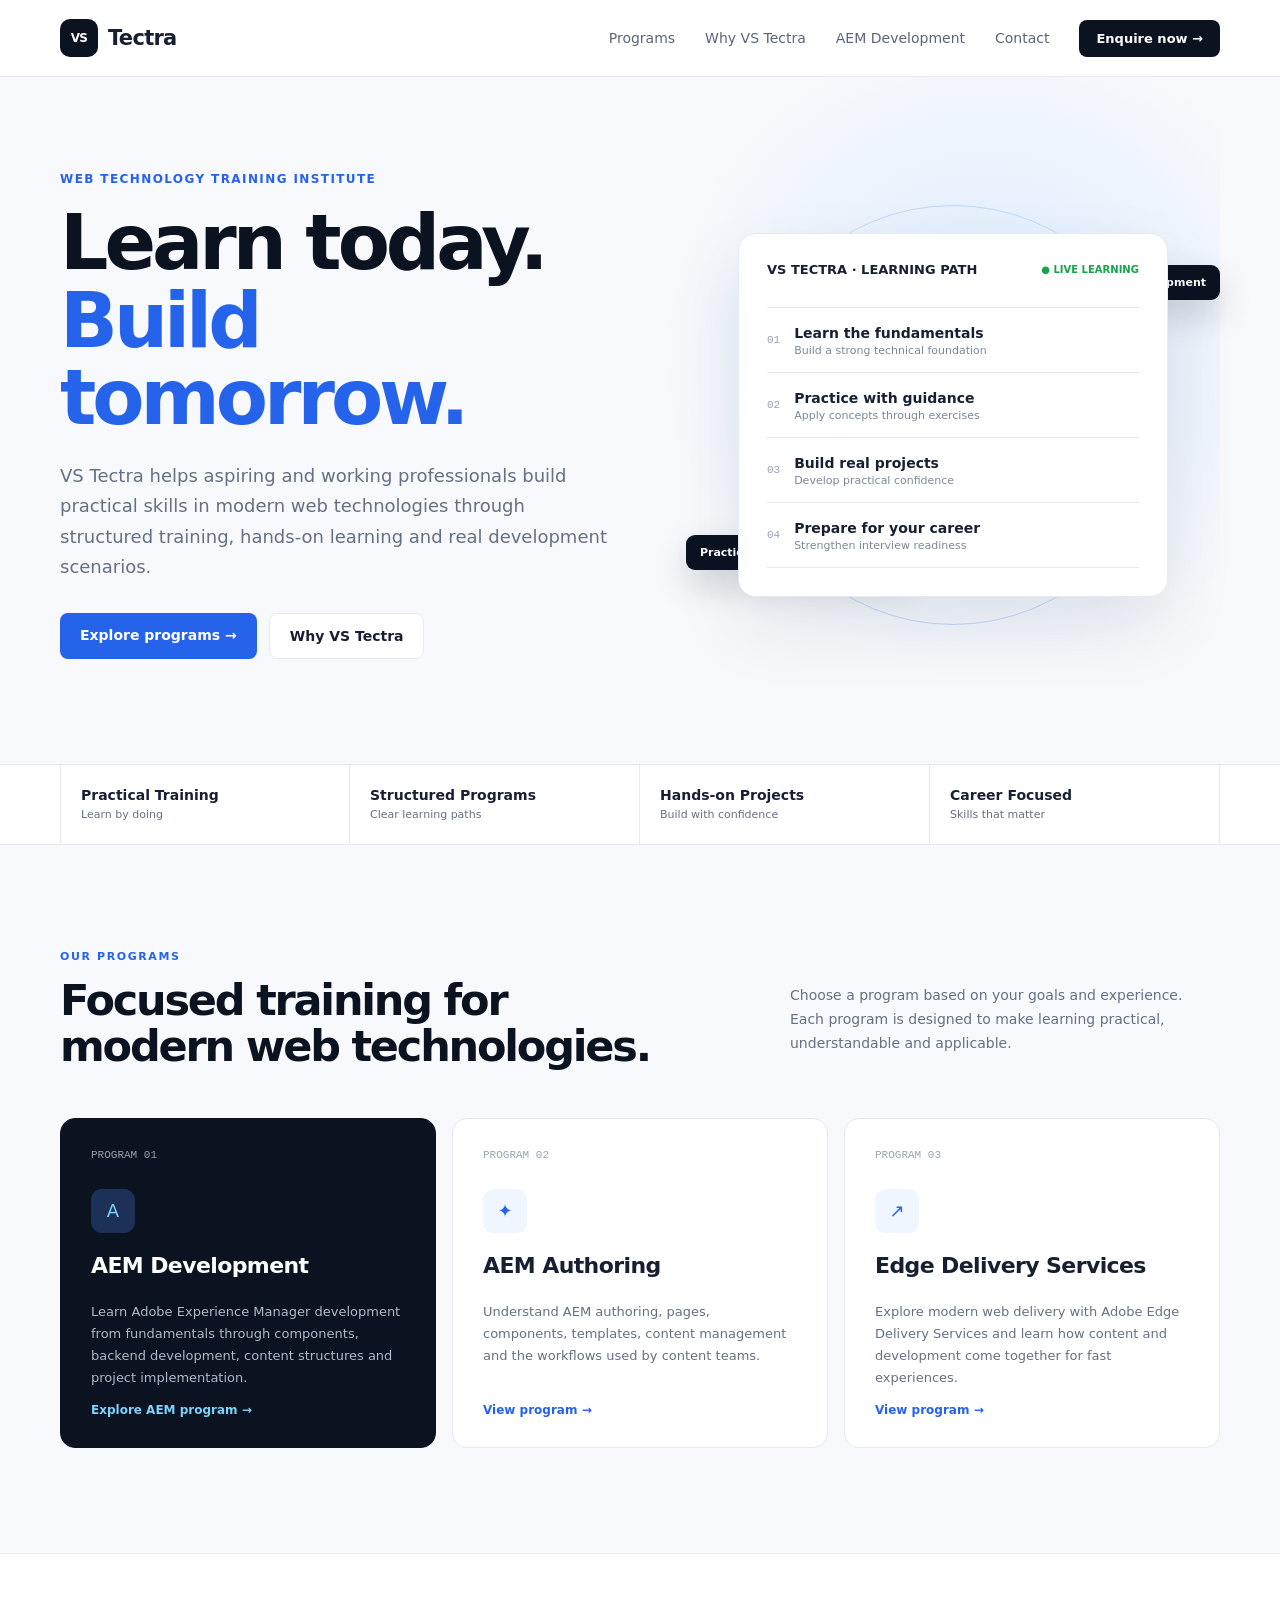
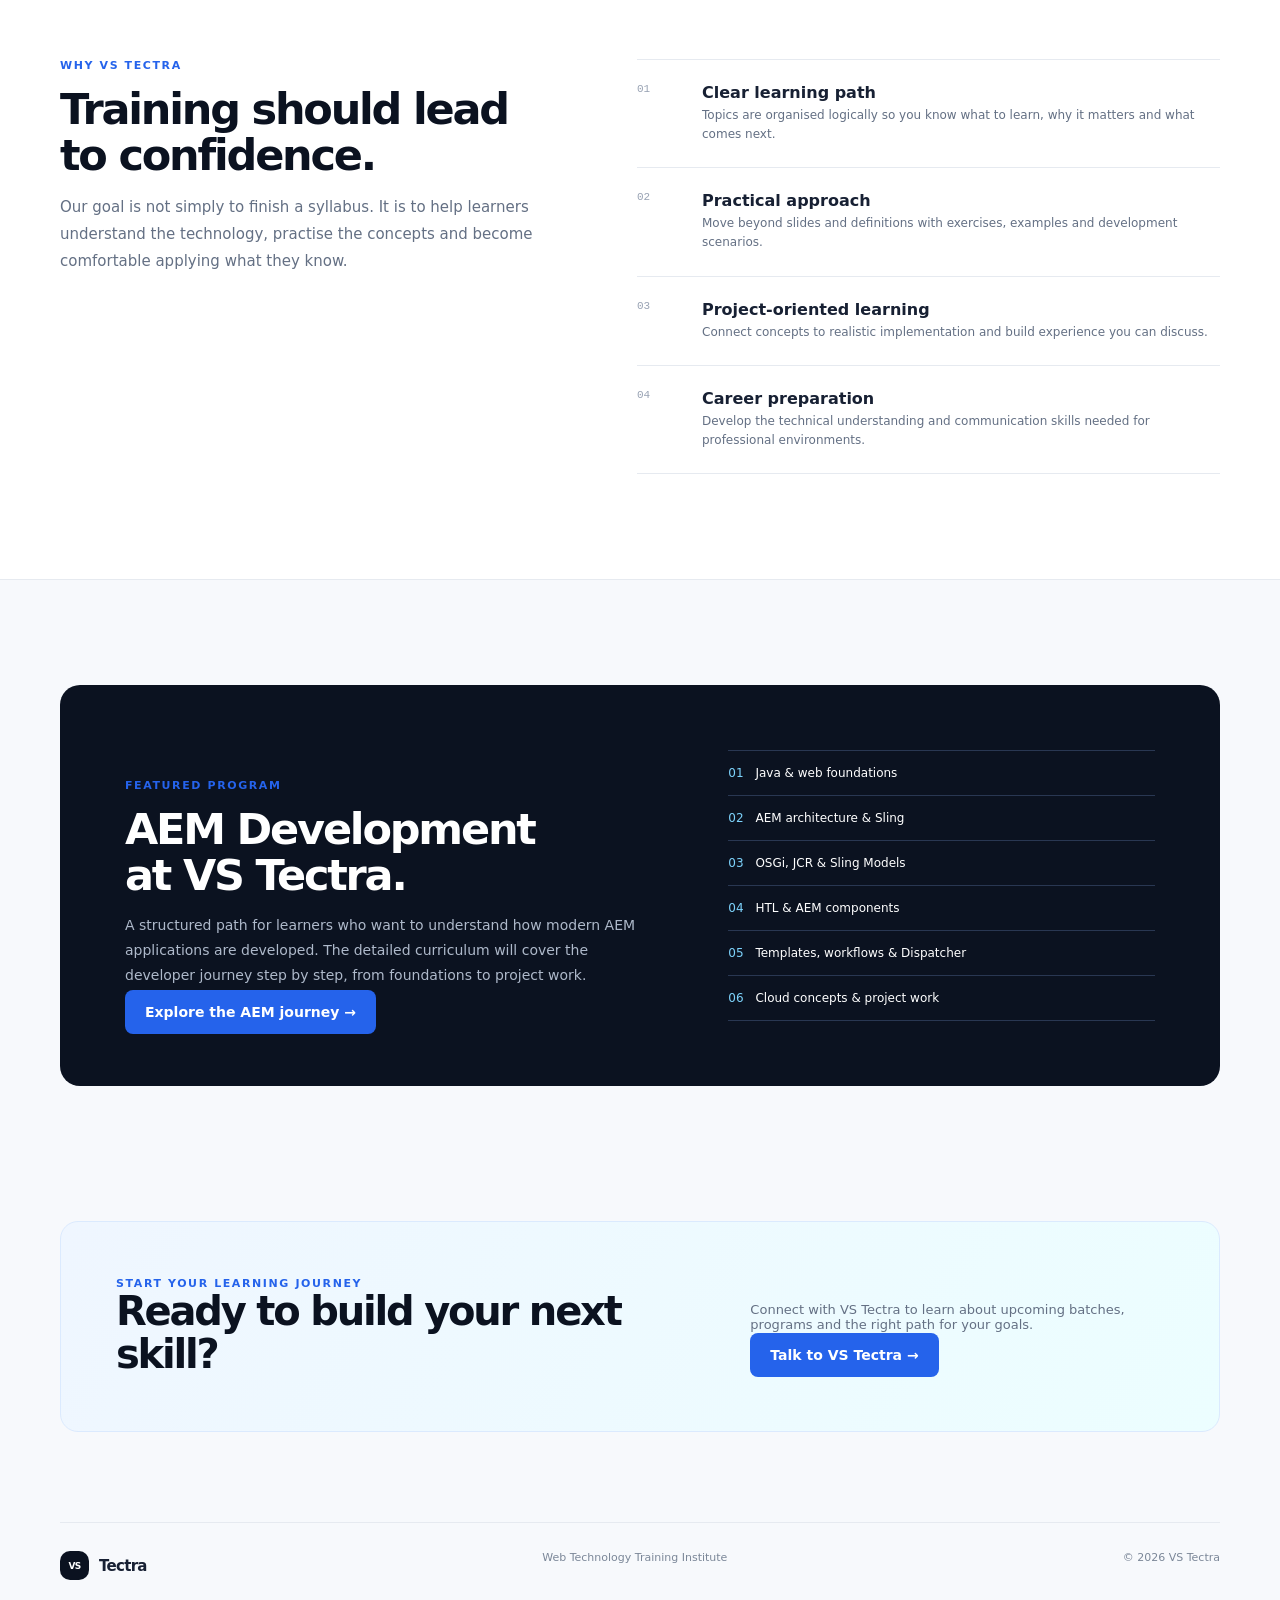
<file: index.html>
<!doctype html>
<html lang="en">
    <head>
        <meta charset="utf-8">
        <meta name="viewport" content="width=device-width,initial-scale=1">
        <meta name="description" content="VS Tectra is a professional web technology training institute focused on practical, career-oriented learning.">
        <title>VS Tectra | Learn. Build. Grow.</title>
        <style>
            :root{
                --navy:#0b1220;
                --ink:#172033;
                --muted:#647084;
                --line:#e6eaf0;
                --bg:#f7f9fc;
                --white:#fff;
                --blue:#2563eb;
                --cyan:#06b6d4
            }
            *{
                box-sizing:border-box
            }
            html{
                scroll-behavior:smooth
            }
            body{
                margin:0;color:var(--ink);
                background:var(--bg);
                font-family:Inter,ui-sans-serif,system-ui,-apple-system,BlinkMacSystemFont,"Segoe UI",sans-serif
            }
            a{
                text-decoration:none;
                color:inherit
            }
            .container{
                width:min(1160px,calc(100% - 40px));
                margin:auto}.nav{height:76px;display:flex;align-items:center;
                gap:30px
            }
            .header{
                background:#fff;
                border-bottom:1px solid var(--line);
                position:sticky;top:0;
                z-index:20}.logo{display:flex;
                align-items:center;gap:10px;
                font-weight:800;font-size:21px;
                letter-spacing:-.7px
            }
            .logo-mark {
                width: 38px;
                height: 38px;
                border-radius: 10px;
                background: var(--navy);
                color: #fff;
                display: grid;
                place-items: center;
                font-size: 12px;
            }

            .links {
                display: flex;
                gap: 30px;
                margin-left: auto;
                color: #596579;
                font-size: 14px;
            }

            .links a:hover {
                color: var(--blue);
            }

            .nav-btn {
                padding: 11px 17px;
                border-radius: 8px;
                background: var(--navy);
                color: #fff;
                font-size: 13px;
                font-weight: 700;
            }

            .hero {
                padding: 95px 0 105px;
                display: grid;
                grid-template-columns: 1.02fr 0.98fr;
                align-items: center;
                gap: 70px;
                background: radial-gradient(
                    circle at 80% 40%,
                    #dbeafe 0,
                    transparent 32%
                );
            }

            .eyebrow {
                font-size: 12px;
                font-weight: 750;
                letter-spacing: 1.4px;
                text-transform: uppercase;
                color: var(--blue);
            }

            h1 {
                font-size: clamp(50px, 6vw, 76px);
                line-height: 1.02;
                letter-spacing: -4px;
                margin: 18px 0 24px;
                color: var(--navy);
            }

            h1 span {
                color: var(--blue);
            }

            .hero p {
                font-size: 18px;
                line-height: 1.7;
                color: var(--muted);
                max-width: 610px;
            }

            .actions {
                display: flex;
                gap: 12px;
                margin-top: 30px;
            }

            .btn {
                padding: 14px 20px;
                border-radius: 8px;
                font-size: 14px;
                font-weight: 750;
            }

            .primary {
                background: var(--blue);
                color: #fff;
            }

            .secondary {
                border: 1px solid var(--line);
                background: #fff;
            }

            .visual {
                min-height: 410px;
                position: relative;
                display: grid;
                place-items: center;
            }

            .panel {
                width: min(430px, 90%);
                background: #fff;
                border: 1px solid var(--line);
                border-radius: 18px;
                padding: 28px;
                box-shadow: 0 30px 70px #14213d18;
                position: relative;
                z-index: 2;
            }

            .panel-top {
                display: flex;
                justify-content: space-between;
                align-items: center;
                margin-bottom: 30px;
            }

            .panel-title {
                font-weight: 800;
                font-size: 13px;
            }

            .live {
                font-size: 10px;
                color: #16a34a;
                font-weight: 700;
            }

            .track {
                display: flex;
                align-items: center;
                gap: 14px;
                padding: 15px 0;
                border-top: 1px solid var(--line);
            }

            .track:last-child {
                border-bottom: 1px solid var(--line);
            }

            .num {
                font-size: 11px;
                color: #98a2b3;
                font-family: monospace;
            }

            .track b {
                font-size: 14px;
            }

            .track small {
                display: block;
                color: #7b8798;
                font-size: 11px;
                margin-top: 2px;
            }

            .shape {
                position: absolute;
                border: 1px solid #bfdbfe;
                border-radius: 50%;
            }

            .s1 {
                width: 420px;
                height: 420px;
            }

            .s2 {
                width: 280px;
                height: 280px;
            }

            .floating {
                position: absolute;
                background: var(--navy);
                color: #fff;
                padding: 11px 14px;
                border-radius: 9px;
                font-size: 11px;
                font-weight: 700;
                box-shadow: 0 15px 35px #0b12202a;
            }

            .f1 {
                right: 0;
                top: 55px;
            }

            .f2 {
                left: 0;
                bottom: 50px;
            }

            .strip {
                background: #fff;
                border-block: 1px solid var(--line);
            }

            .strip-inner {
                display: grid;
                grid-template-columns: repeat(4, 1fr);
            }

            .strip-item {
                padding: 22px 20px;
                border-right: 1px solid var(--line);
            }

            .strip-item:first-child {
                border-left: 1px solid var(--line);
            }

            .strip-item b {
                display: block;
                font-size: 14px;
            }

            .strip-item span {
                font-size: 11px;
                color: var(--muted);
            }

            section.content {
                padding: 105px 0;
            }

            .section-head {
                display: flex;
                justify-content: space-between;
                gap: 50px;
                align-items: end;
            }

            .kicker {
                font-size: 11px;
                font-weight: 800;
                letter-spacing: 1.6px;
                color: var(--blue);
            }

            h2 {
                font-size: 43px;
                line-height: 1.08;
                letter-spacing: -2.2px;
                margin: 14px 0 0;
                color: var(--navy);
            }

            .section-head p {
                max-width: 430px;
                color: var(--muted);
                font-size: 14px;
                line-height: 1.7;
            }

            .cards {
                display: grid;
                grid-template-columns: repeat(3, 1fr);
                gap: 16px;
                margin-top: 48px;
            }

            .card {
                background: #fff;
                border: 1px solid var(--line);
                border-radius: 15px;
                padding: 30px;
                min-height: 330px;
                display: flex;
                flex-direction: column;
                transition: 0.2s;
            }

            .card:hover {
                transform: translateY(-4px);
                box-shadow: 0 18px 45px #14213d12;
            }

            .card.featured {
                background: var(--navy);
                color: #fff;
                border-color: var(--navy);
            }

            .card-num {
                font: 11px monospace;
                color: #98a2b3;
            }

            .icon {
                width: 44px;
                height: 44px;
                border-radius: 11px;
                background: #eff6ff;
                color: var(--blue);
                display: grid;
                place-items: center;
                margin: 28px 0 20px;
                font-size: 18px;
            }

            .featured .icon {
                background: #1d3158;
                color: #7dd3fc;
            }

            .card h3 {
                font-size: 22px;
                margin: 0 0 10px;
                letter-spacing: -0.6px;
            }

            .card p {
                font-size: 13px;
                line-height: 1.7;
                color: var(--muted);
            }

            .featured p {
                color: #aeb9ca;
            }

            .card-link {
                margin-top: auto;
                font-size: 12px;
                font-weight: 800;
                color: var(--blue);
            }

            .featured .card-link {
                color: #7dd3fc;
            }

            .why {
                background: #fff;
                border-block: 1px solid var(--line);
            }

            .why-grid {
                display: grid;
                grid-template-columns: 0.9fr 1.1fr;
                gap: 100px;
                align-items: start;
            }

            .why-copy p {
                color: var(--muted);
                font-size: 15px;
                line-height: 1.8;
                max-width: 480px;
            }

            .points {
                border-top: 1px solid var(--line);
            }

            .point {
                display: grid;
                grid-template-columns: 50px 1fr;
                gap: 15px;
                padding: 23px 0;
                border-bottom: 1px solid var(--line);
            }

            .point span {
                font: 11px monospace;
                color: #98a2b3;
            }

            .point h3 {
                margin: 0;
                font-size: 16px;
            }

            .point p {
                margin: 4px 0 0;
                color: var(--muted);
                font-size: 12px;
                line-height: 1.6;
            }

            .featured-program {
                background: var(--navy);
                color: #fff;
                border-radius: 20px;
                padding: 65px;
                display: grid;
                grid-template-columns: 1fr 0.8fr;
                gap: 70px;
                align-items: end;
            }

            .featured-program h2 {
                color: #fff;
            }

            .featured-program p {
                color: #aeb9ca;
                max-width: 520px;
                font-size: 14px;
                line-height: 1.8;
            }

            .mini-list {
                border-top: 1px solid #293752;
            }

            .mini-list div {
                padding: 15px 0;
                border-bottom: 1px solid #293752;
                font-size: 12px;
            }

            .mini-list span {
                color: #7dd3fc;
                margin-right: 8px;
            }

            .cta {
                padding: 30px 0 90px;
            }

            .cta-box {
                background: linear-gradient(120deg, #eff6ff, #ecfeff);
                border: 1px solid #dbeafe;
                border-radius: 18px;
                padding: 55px;
                display: flex;
                justify-content: space-between;
                align-items: center;
                gap: 40px;
            }

            .cta-box h2 {
                margin: 0;
                font-size: 40px;
            }

            .cta-box p {
                color: var(--muted);
                font-size: 13px;
                max-width: 430px;
            }

            .footer {
                border-top: 1px solid var(--line);
                padding: 28px 0 35px;
                display: flex;
                justify-content: space-between;
                gap: 20px;
                color: #7b8798;
                font-size: 11px;
            }

            .footer .logo {
                color: var(--ink);
                font-size: 15px;
            }

            .footer .logo-mark {
                width: 29px;
                height: 29px;
                font-size: 9px;
            }

            /* Tablet / Mobile */
            @media (max-width: 800px) {
                .container {
                    width: min(100% - 28px, 620px);
                }

                .links {
                    display: none;
                }

                .hero {
                    grid-template-columns: 1fr;
                    padding: 65px 0 70px;
                    gap: 35px;
                }

                .cards {
                    grid-template-columns: 1fr;
                }

                .section-head,
                .why-grid {
                    display: block;
                }

                .section-head p {
                    margin-top: 20px;
                }

                .featured-program {
                    grid-template-columns: 1fr;
                    padding: 40px 28px;
                    gap: 35px;
                }

                .strip-inner {
                    grid-template-columns: 1fr 1fr;
                }

                .strip-item:nth-child(3) {
                    border-left: 1px solid var(--line);
                }

                .cta-box {
                    display: block;
                    padding: 38px 28px;
                }

                .cta-box .btn {
                    display: inline-block;
                    margin-top: 12px;
                }

                .footer {
                    display: block;
                }

                .footer > * {
                    display: block;
                    margin-bottom: 10px;
                }
            }

            /* Small Mobile */
            @media (max-width: 480px) {
                h1 {
                    font-size: 48px;
                    letter-spacing: -2.7px;
                }

                h2 {
                    font-size: 35px;
                }

                .visual {
                    min-height: 330px;
                }

                .panel {
                    padding: 20px;
                }

                .s1 {
                    width: 320px;
                    height: 320px;
                }

                .s2 {
                    width: 220px;
                    height: 220px;
                }

                .floating {
                    font-size: 10px;
                }

                .f1 {
                    right: -5px;
                }

                .f2 {
                    left: -5px;
                }
            }
        </style>
    </head>
    <body>
        <header class="header">
            <nav class="nav container">
                <a class="logo" href="#"><span class="logo-mark">VS</span> Tectra</a>
                <div class="links">
                    <a href="#programs">Programs</a>
                    <a href="#why-us">Why VS Tectra</a>
                    <a href="#aem">AEM Development</a>
                    <a href="#contact">Contact</a>
                </div>
                <a class="nav-btn" href="#contact">Enquire now →</a>
            </nav>
        </header>
    <main>
    <section class="hero container">
        <div>
            <div class="eyebrow">Web Technology Training Institute</div>
            <h1>Learn today.<br>
                <span>Build tomorrow.</span>
            </h1>
            <p>VS Tectra helps aspiring and working professionals build practical skills in modern web technologies through structured training, hands-on learning and real development scenarios.</p>
            <div class="actions">
                <a class="btn primary" href="#programs">Explore programs →</a>
                <a class="btn secondary" href="#why-us">Why VS Tectra</a>
            </div>
        </div>
        <div class="visual">
            <div class="shape s1">

            </div>
            <div class="shape s2">

            </div><div class="panel">
                <div class="panel-top">
                    <span class="panel-title">VS TECTRA · LEARNING PATH</span>
                    <span class="live">● LIVE LEARNING</span>
                </div>
                <div class="track">
                    <span class="num">01</span>
                    <div><b>Learn the fundamentals</b>
                        <small>Build a strong technical foundation</small>
                    </div>
                </div>
                <div class="track">
                    <span class="num">02</span>
                    <div>
                        <b>Practice with guidance</b>
                        <small>Apply concepts through exercises</small>
                    </div>
                </div>
                <div class="track">
                    <span class="num">03</span>
                    <div>
                        <b>Build real projects</b>
                        <small>Develop practical confidence</small>
                    </div>
                </div>
                <div class="track">
                    <span class="num">04</span>
                    <div>
                        <b>Prepare for your career</b>
                        <small>Strengthen interview readiness</small>
                    </div>
                </div>
            </div>
            <div class="floating f1">AEM Development</div>
            <div class="floating f2">Practical · Structured · Focused</div>
        </div>
    </section>
    <section class="strip">
        <div class="container strip-inner">
            <div class="strip-item">
                <b>Practical Training</b>
                <span>Learn by doing</span>
            </div>
            <div class="strip-item">
                <b>Structured Programs</b>
                <span>Clear learning paths</span>
            </div>
            <div class="strip-item">
                <b>Hands-on Projects</b>
                <span>Build with confidence</span>
            </div>
            <div class="strip-item">
                <b>Career Focused</b>
                <span>Skills that matter</span>
            </div>
        </div>
    </section>
    <section class="content container" id="programs">
        <div class="section-head">
            <div>
                <div class="kicker">OUR PROGRAMS</div>
                <h2>Focused training for<br>modern web technologies.</h2>
            </div>
            <p>Choose a program based on your goals and experience. Each program is designed to make learning practical, understandable and applicable.</p>
        </div>
        <div class="cards">
            <article class="card featured">
                <span class="card-num">PROGRAM 01</span>
                <div class="icon">A</div>
                <h3>AEM Development</h3>
                <p>Learn Adobe Experience Manager development from fundamentals through components, backend development, content structures and project implementation.</p>
                <a class="card-link" href="#aem">Explore AEM program →</a>
            </article>
            <article class="card">
                <span class="card-num">PROGRAM 02</span>
                <div class="icon">✦</div>
                <h3>AEM Authoring</h3>
                <p>Understand AEM authoring, pages, components, templates, content management and the workflows used by content teams.</p>
                <a class="card-link" href="#contact">View program →</a>
            </article>
            <article class="card">
                <span class="card-num">PROGRAM 03</span>
                <div class="icon">↗</div>
                <h3>Edge Delivery Services</h3>
                <p>Explore modern web delivery with Adobe Edge Delivery Services and learn how content and development come together for fast experiences.</p>
                <a class="card-link" href="#contact">View program →</a>
            </article>
        </div>
    </section>

    <section class="content why" id="why-us">
        <div class="container why-grid">
            <div class="why-copy">
                <div class="kicker">WHY VS TECTRA</div>

                <h2>
                    Training should lead to
                    <span>confidence.</span>
                </h2>

                <p>
                    Our goal is not simply to finish a syllabus. It is to help
                    learners understand the technology, practise the concepts
                    and become comfortable applying what they know.
                </p>
            </div>

            <div class="points">
                <div class="point">
                    <span>01</span>

                    <div>
                        <h3>Clear learning path</h3>
                        <p>
                            Topics are organised logically so you know what to
                            learn, why it matters and what comes next.
                        </p>
                    </div>
                </div>

                <div class="point">
                    <span>02</span>

                    <div>
                        <h3>Practical approach</h3>
                        <p>
                            Move beyond slides and definitions with exercises,
                            examples and development scenarios.
                        </p>
                    </div>
                </div>

                <div class="point">
                    <span>03</span>

                    <div>
                        <h3>Project-oriented learning</h3>
                        <p>
                            Connect concepts to realistic implementation and
                            build experience you can discuss.
                        </p>
                    </div>
                </div>

                <div class="point">
                    <span>04</span>

                    <div>
                        <h3>Career preparation</h3>
                        <p>
                            Develop the technical understanding and communication
                            skills needed for professional environments.
                        </p>
                    </div>
                </div>
            </div>
        </div>
    </section>

    <section class="content container" id="aem">
        <div class="featured-program">
            <div>
                <div class="kicker">FEATURED PROGRAM</div>

                <h2>
                    AEM Development<br>
                    at VS Tectra.
                </h2>

                <p>
                    A structured path for learners who want to understand how
                    modern AEM applications are developed. The detailed
                    curriculum will cover the developer journey step by step,
                    from foundations to project work.
                </p>

                <a class="btn primary" href="#contact">
                    Explore the AEM journey →
                </a>
            </div>

            <div class="mini-list">
                <div>
                    <span>01</span>
                    Java &amp; web foundations
                </div>

                <div>
                    <span>02</span>
                    AEM architecture &amp; Sling
                </div>

                <div>
                    <span>03</span>
                    OSGi, JCR &amp; Sling Models
                </div>

                <div>
                    <span>04</span>
                    HTL &amp; AEM components
                </div>

                <div>
                    <span>05</span>
                    Templates, workflows &amp; Dispatcher
                </div>

                <div>
                    <span>06</span>
                    Cloud concepts &amp; project work
                </div>
            </div>
        </div>
    </section>

    <section class="cta container" id="contact">
        <div class="cta-box">
            <div>
                <div class="kicker">START YOUR LEARNING JOURNEY</div>

                <h2>Ready to build your next skill?</h2>
            </div>

            <div>
                <p>
                    Connect with VS Tectra to learn about upcoming batches,
                    programs and the right path for your goals.
                </p>

                <a class="btn primary" href="mailto:contact@vstectra.com">
                    Talk to VS Tectra →
                </a>
            </div>
        </div>
    </section>

</main>

    <footer class="footer container">
        <a class="logo" href="#">
            <span class="logo-mark">VS</span>
            Tectra
        </a>

        <span>Web Technology Training Institute</span>

        <span>© 2026 VS Tectra</span>
    </footer>
   </body>
</html>
</file>
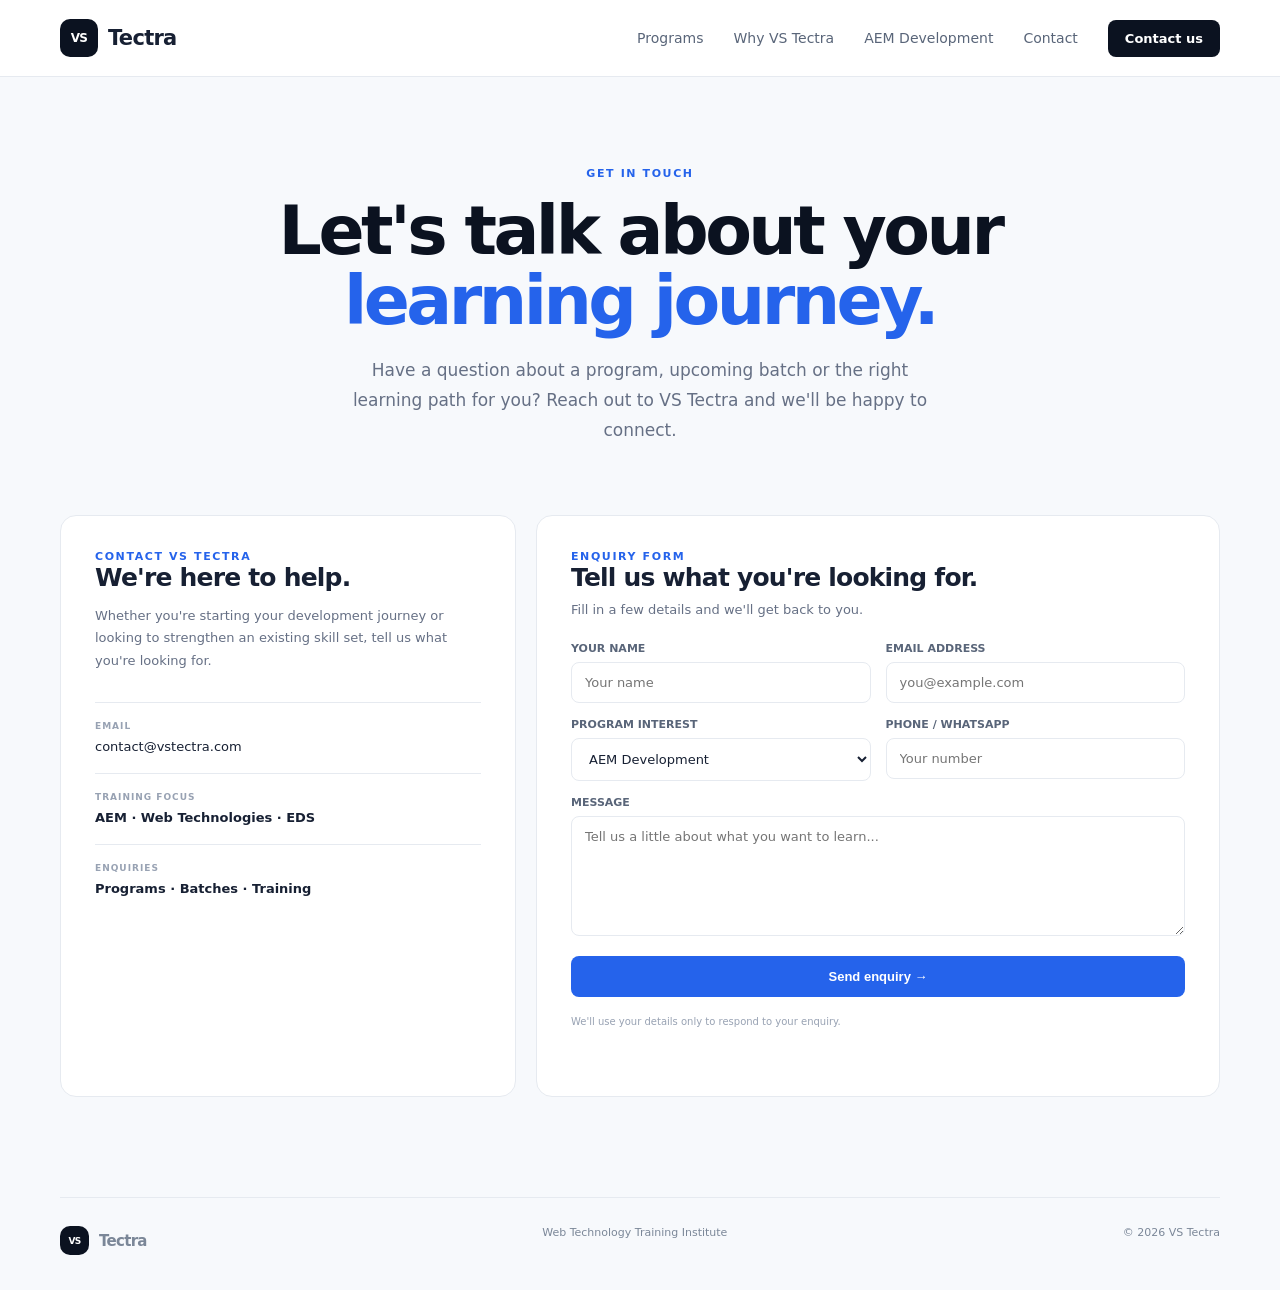
<file: contact/index.html>
<!doctype html>
<html lang="en">
<head>
    <meta charset="utf-8">

    <meta
        name="viewport"
        content="width=device-width, initial-scale=1">

    <meta
        name="description"
        content="Contact VS Tectra for web technology training programs and upcoming batches.">

    <title>Contact | VS Tectra</title>

    <style>
        :root {
            --navy: #0b1220;
            --ink: #172033;
            --muted: #667085;
            --line: #e6eaf0;
            --bg: #f7f9fc;
            --white: #fff;
            --blue: #2563eb;
            --cyan: #06b6d4;
        }

        * {
            box-sizing: border-box;
        }

        html {
            scroll-behavior: smooth;
        }

        body {
            margin: 0;
            background: var(--bg);
            color: var(--ink);
            font-family:
                Inter,
                system-ui,
                -apple-system,
                BlinkMacSystemFont,
                "Segoe UI",
                sans-serif;
        }

        .container {
            width: min(1160px, calc(100% - 40px));
            margin: auto;
        }

        a {
            text-decoration: none;
            color: inherit;
        }

        .header {
            background: #fff;
            border-bottom: 1px solid var(--line);
        }

        .nav {
            height: 76px;
            display: flex;
            align-items: center;
            gap: 30px;
        }

        .logo {
            display: flex;
            align-items: center;
            gap: 10px;
            font-weight: 800;
            font-size: 21px;
            letter-spacing: -0.7px;
        }

        .logo-mark {
            width: 38px;
            height: 38px;
            border-radius: 10px;
            background: var(--navy);
            color: #fff;
            display: grid;
            place-items: center;
            font-size: 12px;
        }

        .links {
            display: flex;
            gap: 30px;
            margin-left: auto;
            color: #596579;
            font-size: 14px;
        }

        .links a:hover {
            color: var(--blue);
        }

        .nav-btn {
            padding: 11px 17px;
            border-radius: 8px;
            background: var(--navy);
            color: #fff;
            font-size: 13px;
            font-weight: 700;
        }

        .hero {
            padding: 90px 0 70px;
            text-align: center;
        }

        .kicker {
            font-size: 11px;
            font-weight: 800;
            letter-spacing: 1.6px;
            color: var(--blue);
        }

        h1 {
            font-size: clamp(46px, 6vw, 68px);
            line-height: 1.03;
            letter-spacing: -3.5px;
            color: var(--navy);
            margin: 16px 0 20px;
        }

        h1 span {
            color: var(--blue);
        }

        .hero p {
            max-width: 610px;
            margin: auto;
            color: var(--muted);
            font-size: 17px;
            line-height: 1.75;
        }

        .contact-grid {
            display: grid;
            grid-template-columns: 0.8fr 1.2fr;
            gap: 20px;
            padding-bottom: 100px;
        }

        .info,
        .form {
            background: #fff;
            border: 1px solid var(--line);
            border-radius: 16px;
        }

        .info {
            padding: 34px;
        }

        .info h2,
        .form h2 {
            font-size: 25px;
            letter-spacing: -0.8px;
            margin: 0 0 10px;
        }

        .info > p {
            color: var(--muted);
            font-size: 13px;
            line-height: 1.7;
            margin-bottom: 30px;
        }

        .detail {
            padding: 18px 0;
            border-top: 1px solid var(--line);
        }

        .detail:first-of-type {
            border-top: 0;
        }

        .detail small {
            display: block;
            text-transform: uppercase;
            letter-spacing: 1px;
            font-size: 9px;
            color: #98a2b3;
            font-weight: 800;
            margin-bottom: 5px;
        }

        .detail a,
        .detail strong {
            font-size: 13px;
        }

        .form {
            padding: 34px;
        }

        .form p {
            color: var(--muted);
            font-size: 13px;
            margin-top: 0;
        }

        .fields {
            display: grid;
            grid-template-columns: 1fr 1fr;
            gap: 15px;
            margin-top: 25px;
        }

        .field {
            display: flex;
            flex-direction: column;
            gap: 7px;
        }

        .field.full {
            grid-column: 1 / -1;
        }

        .field label {
            font-size: 11px;
            font-weight: 700;
            color: #596579;
        }

        .field input,
        .field select,
        .field textarea {
            font: inherit;
            font-size: 13px;
            border: 1px solid var(--line);
            border-radius: 8px;
            padding: 12px 13px;
            outline: none;
            background: #fff;
            color: var(--ink);
        }

        .field textarea {
            min-height: 120px;
            resize: vertical;
        }

        .field input:focus,
        .field select:focus,
        .field textarea:focus {
            border-color: #93c5fd;
            box-shadow: 0 0 0 3px #2563eb12;
        }

        .submit {
            border: 0;
            border-radius: 8px;
            background: var(--blue);
            color: #fff;
            font-weight: 750;
            font-size: 13px;
            padding: 13px 19px;
            cursor: pointer;
            margin-top: 5px;
        }

        .submit:disabled {
            opacity: 0.65;
            cursor: wait;
        }

        .note {
            font-size: 10px;
            color: #98a2b3;
            margin-top: 12px;
        }

        .status {
            font-size: 12px;
            margin-top: 10px;
            min-height: 18px;
        }

        .status.success {
            color: #15803d;
        }

        .status.error {
            color: #b42318;
        }

        .footer {
            border-top: 1px solid var(--line);
            padding: 28px 0 35px;
            display: flex;
            justify-content: space-between;
            color: #7b8798;
            font-size: 11px;
        }

        .footer .logo {
            font-size: 15px;
        }

        .footer .logo-mark {
            width: 29px;
            height: 29px;
            font-size: 9px;
        }

        @media (max-width: 760px) {
            .container {
                width: min(100% - 28px, 620px);
            }

            .links {
                display: none;
            }

            .hero {
                padding: 65px 0 45px;
            }

            .contact-grid {
                grid-template-columns: 1fr;
                padding-bottom: 70px;
            }

            .fields {
                grid-template-columns: 1fr;
            }

            .field.full {
                grid-column: auto;
            }

            .footer {
                display: block;
            }

            .footer > * {
                display: block;
                margin-bottom: 10px;
            }
        }
    </style>
</head>
<body>
    <header class="header">
        <nav class="nav container">
            <a class="logo" href="../">
                <span class="logo-mark">VS</span>
                Tectra
            </a>

            <div class="links">
                <a href="../#programs">Programs</a>
                <a href="../#why-us">Why VS Tectra</a>
                <a href="../#aem">AEM Development</a>
                <a href="./">Contact</a>
            </div>

            <a class="nav-btn" href="./">Contact us</a>
        </nav>
    </header>

    <main>
        <section class="hero container">
            <div class="kicker">GET IN TOUCH</div>

            <h1>
                Let's talk about your<br>
                <span>learning journey.</span>
            </h1>

            <p>
                Have a question about a program, upcoming batch or the right
                learning path for you? Reach out to VS Tectra and we'll be
                happy to connect.
            </p>
        </section>

        <section class="contact-grid container">
            <aside class="info">
                <div class="kicker">CONTACT VS TECTRA</div>

                <h2>We're here to help.</h2>

                <p>
                    Whether you're starting your development journey or
                    looking to strengthen an existing skill set, tell us
                    what you're looking for.
                </p>

                <div class="detail">
                    <small>Email</small>
                    <a href="mailto:contact@vstectra.com">
                        contact@vstectra.com
                    </a>
                </div>

                <div class="detail">
                    <small>Training focus</small>
                    <strong>AEM · Web Technologies · EDS</strong>
                </div>

                <div class="detail">
                    <small>Enquiries</small>
                    <strong>Programs · Batches · Training</strong>
                </div>
            </aside>

            <section class="form">
                <div class="kicker">ENQUIRY FORM</div>

                <h2>Tell us what you're looking for.</h2>

                <p>
                    Fill in a few details and we'll get back to you.
                </p>

                <form
                    id="contact-form"
                    action="https://formspree.io/f/xqpkaldd"
                    method="POST"
                >
                    <div class="fields">
                        <div class="field">
                            <label for="name">YOUR NAME</label>
                            <input
                                id="name"
                                name="Name"
                                required
                                placeholder="Your name"
                            >
                        </div>

                        <div class="field">
                            <label for="email">EMAIL ADDRESS</label>
                            <input
                                id="email"
                                name="Email"
                                type="email"
                                required
                                placeholder="you@example.com"
                            >
                        </div>

                        <div class="field">
                            <label for="program">PROGRAM INTEREST</label>
                            <select id="program" name="Program">
                                <option>AEM Development</option>
                                <option>AEM Authoring</option>
                                <option>Edge Delivery Services</option>
                                <option>Not sure yet</option>
                            </select>
                        </div>

                        <div class="field">
                            <label for="phone">PHONE / WHATSAPP</label>
                            <input
                                id="phone"
                                name="Phone"
                                placeholder="Your number"
                            >
                        </div>

                        <div class="field full">
                            <label for="message">MESSAGE</label>
                            <textarea
                                id="message"
                                name="Message"
                                placeholder="Tell us a little about what you want to learn..."
                            ></textarea>
                        </div>

                        <div class="field full">
                            <button
                                class="submit"
                                id="submit-button"
                                type="submit"
                            >
                                Send enquiry →
                            </button>

                            <div class="note">
                                We'll use your details only to respond to
                                your enquiry.
                            </div>

                            <div
                                class="status"
                                id="form-status"
                                role="status"
                                aria-live="polite"
                            ></div>
                        </div>
                    </div>
                </form>
            </section>
        </section>
    </main>

    <footer class="footer container">
        <a class="logo" href="../">
            <span class="logo-mark">VS</span>
            Tectra
        </a>

        <span>Web Technology Training Institute</span>

        <span>© 2026 VS Tectra</span>
    </footer>

    <script>
        const form = document.getElementById("contact-form");
        const button = document.getElementById("submit-button");
        const status = document.getElementById("form-status");

        form.addEventListener("submit", async (e) => {
            e.preventDefault();

            button.disabled = true;
            button.textContent = "Sending…";

            status.className = "status";
            status.textContent = "";

            try {
                const response = await fetch(form.action, {
                    method: "POST",
                    body: new FormData(form),
                    headers: {
                        Accept: "application/json"
                    }
                });

                if (response.ok) {
                    form.reset();

                    status.className = "status success";
                    status.textContent =
                        "Thank you! Your enquiry has been sent. We'll get back to you shortly.";
                } else {
                    const data = await response
                        .json()
                        .catch(() => null);

                    throw new Error(
                        data?.errors
                            ?.map((error) => error.message)
                            .join(", ") ||
                        "Unable to send the enquiry."
                    );
                }
            } catch (error) {
                status.className = "status error";
                status.textContent =
                    "Sorry, we could not send your enquiry. Please try again.";
            } finally {
                button.disabled = false;
                button.textContent = "Send enquiry →";
            }
        });
    </script>
</body>
</html>
</file>
